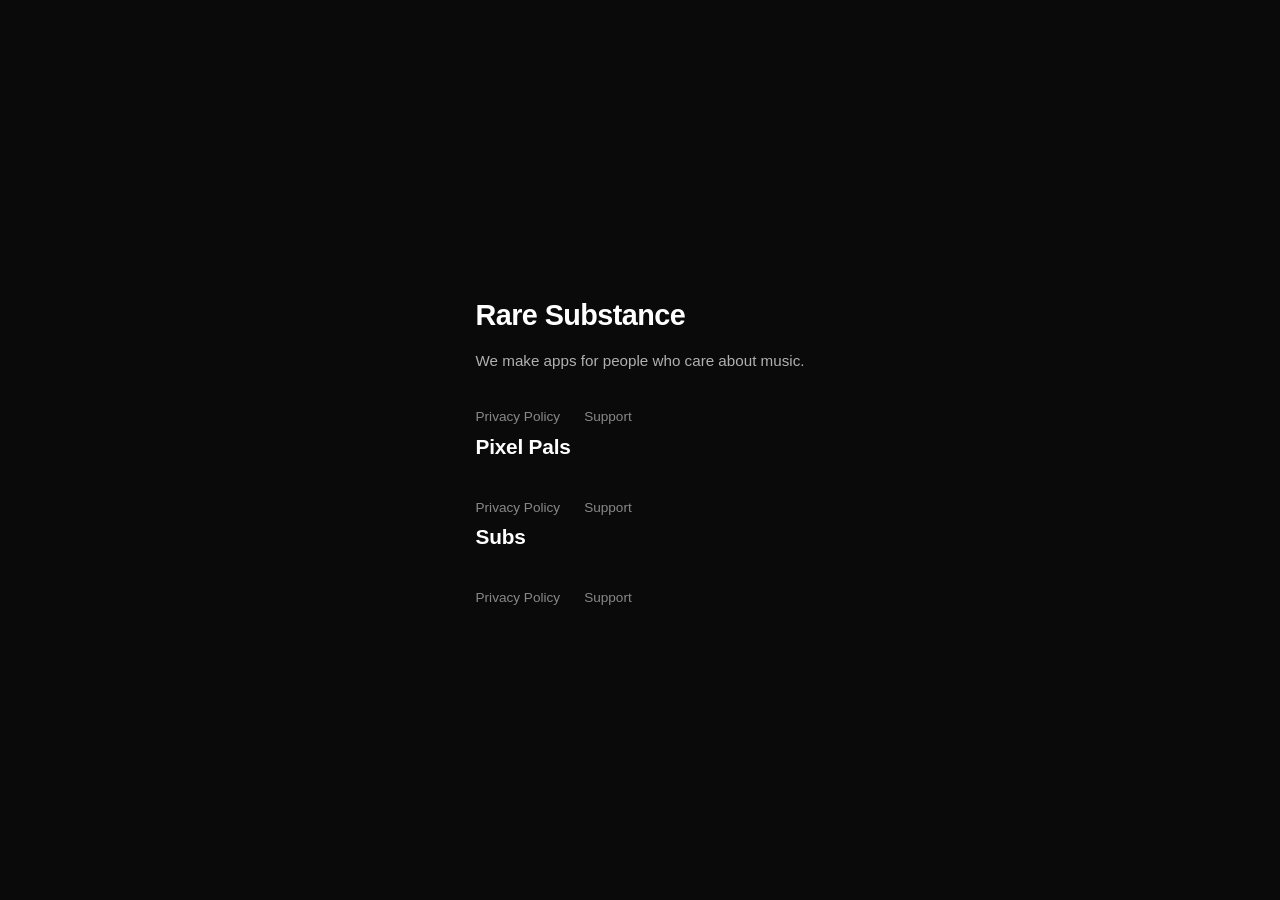
<file: index.html>
<!DOCTYPE html>
<html lang="en">
<head>
    <meta charset="UTF-8">
    <meta name="viewport" content="width=device-width, initial-scale=1.0">
    <title>Rare Substance</title>
    <link rel="stylesheet" href="/style.css">
</head>
<body>
    <main>
        <h1>Rare Substance</h1>
        <p>We make apps for people who care about music.</p>
        <nav>
            <a href="/privacy">Privacy Policy</a>
            <a href="/support">Support</a>
        </nav>
        <h2>Pixel Pals</h2>
        <nav>
            <a href="/pixelpals/privacy">Privacy Policy</a>
            <a href="/pixelpals/support">Support</a>
        </nav>
        <h2>Subs</h2>
        <nav>
            <a href="/subs/privacy">Privacy Policy</a>
            <a href="/subs/support">Support</a>
        </nav>
    </main>
</body>
</html>
</file>
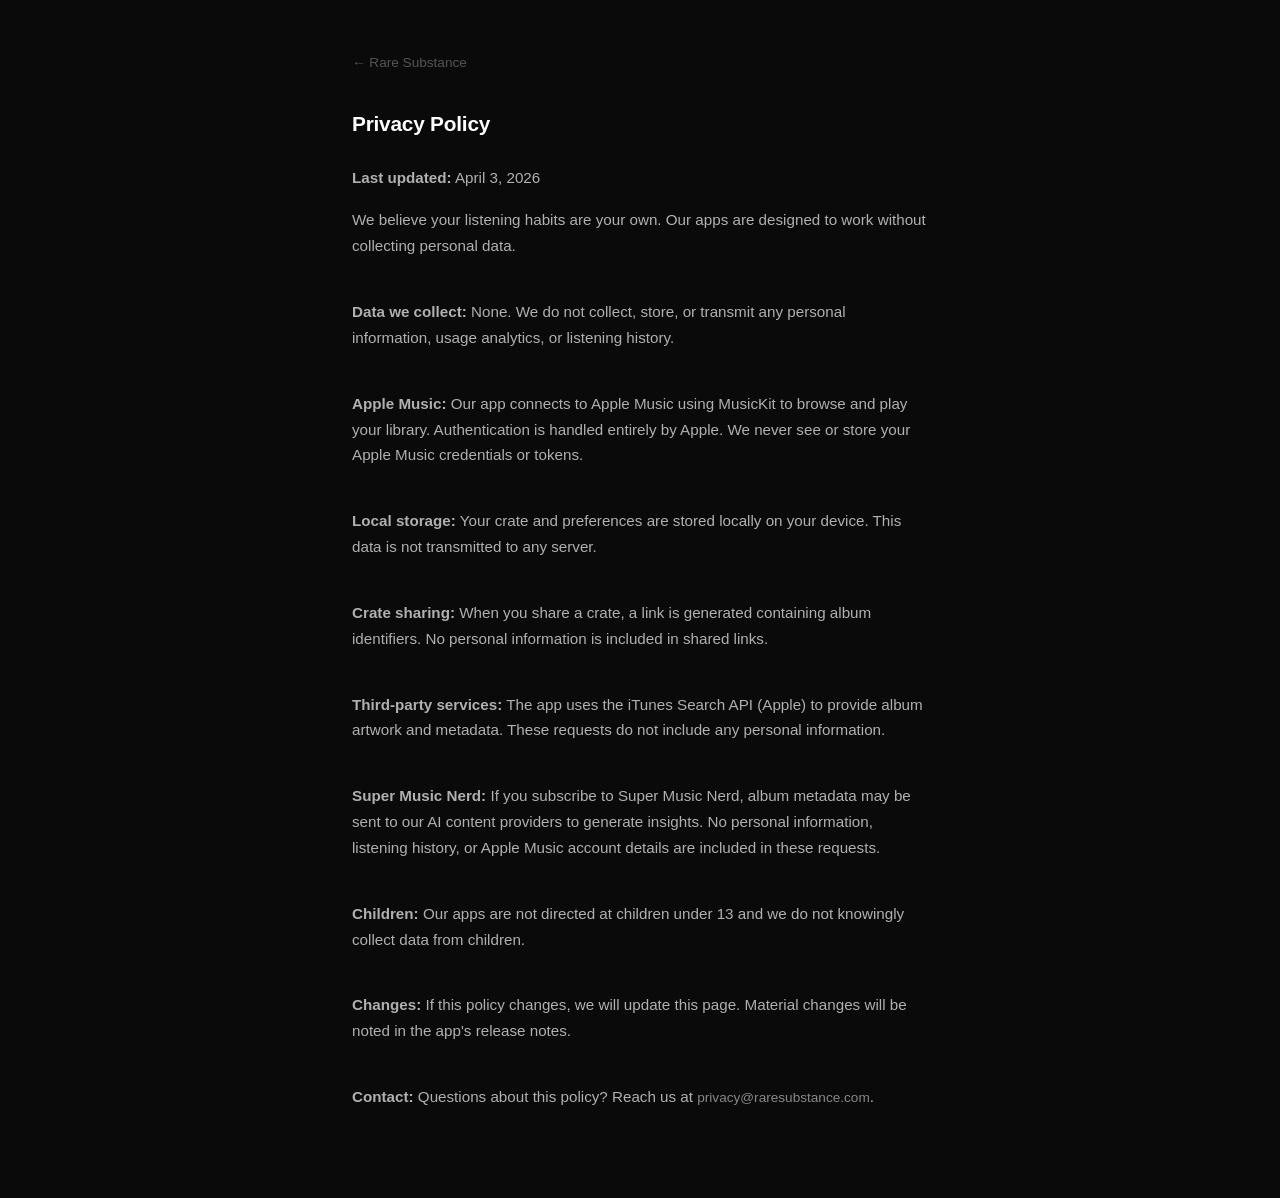
<file: privacy/index.html>
<!DOCTYPE html>
<html lang="en">
<head>
    <meta charset="UTF-8">
    <meta name="viewport" content="width=device-width, initial-scale=1.0">
    <title>Privacy Policy — Rare Substance</title>
    <link rel="stylesheet" href="/style.css">
</head>
<body>
    <main>
        <a href="/" class="back">&larr; Rare Substance</a>
        <h2>Privacy Policy</h2>
        <p><strong>Last updated:</strong> April 3, 2026</p>

        <section>
            <p>We believe your listening habits are your own. Our apps are designed to work without collecting personal data.</p>
        </section>

        <section>
            <p><strong>Data we collect:</strong> None. We do not collect, store, or transmit any personal information, usage analytics, or listening history.</p>
        </section>

        <section>
            <p><strong>Apple Music:</strong> Our app connects to Apple Music using MusicKit to browse and play your library. Authentication is handled entirely by Apple. We never see or store your Apple Music credentials or tokens.</p>
        </section>

        <section>
            <p><strong>Local storage:</strong> Your crate and preferences are stored locally on your device. This data is not transmitted to any server.</p>
        </section>

        <section>
            <p><strong>Crate sharing:</strong> When you share a crate, a link is generated containing album identifiers. No personal information is included in shared links.</p>
        </section>

        <section>
            <p><strong>Third-party services:</strong> The app uses the iTunes Search API (Apple) to provide album artwork and metadata. These requests do not include any personal information.</p>
        </section>

        <section>
            <p><strong>Super Music Nerd:</strong> If you subscribe to Super Music Nerd, album metadata may be sent to our AI content providers to generate insights. No personal information, listening history, or Apple Music account details are included in these requests.</p>
        </section>

        <section>
            <p><strong>Children:</strong> Our apps are not directed at children under 13 and we do not knowingly collect data from children.</p>
        </section>

        <section>
            <p><strong>Changes:</strong> If this policy changes, we will update this page. Material changes will be noted in the app's release notes.</p>
        </section>

        <section>
            <p><strong>Contact:</strong> Questions about this policy? Reach us at <a href="mailto:privacy@raresubstance.com">privacy@raresubstance.com</a>.</p>
        </section>
    </main>
</body>
</html>
</file>
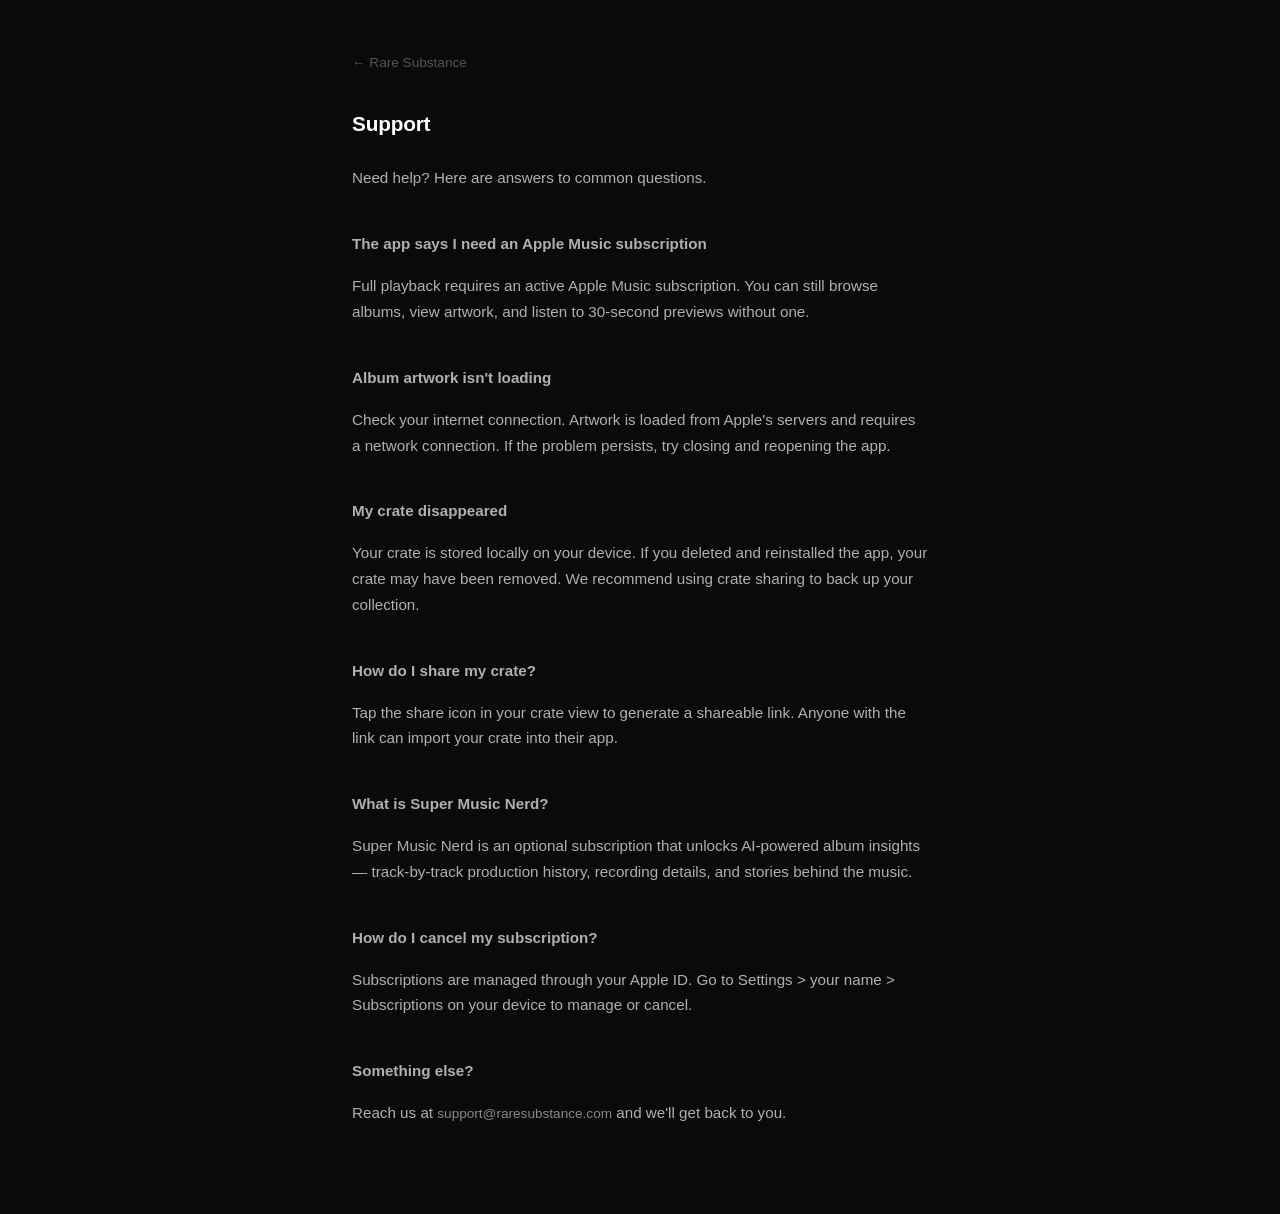
<file: support/index.html>
<!DOCTYPE html>
<html lang="en">
<head>
    <meta charset="UTF-8">
    <meta name="viewport" content="width=device-width, initial-scale=1.0">
    <title>Support — Rare Substance</title>
    <link rel="stylesheet" href="/style.css">
</head>
<body>
    <main>
        <a href="/" class="back">&larr; Rare Substance</a>
        <h2>Support</h2>

        <section>
            <p>Need help? Here are answers to common questions.</p>
        </section>

        <section>
            <p><strong>The app says I need an Apple Music subscription</strong></p>
            <p>Full playback requires an active Apple Music subscription. You can still browse albums, view artwork, and listen to 30-second previews without one.</p>
        </section>

        <section>
            <p><strong>Album artwork isn't loading</strong></p>
            <p>Check your internet connection. Artwork is loaded from Apple's servers and requires a network connection. If the problem persists, try closing and reopening the app.</p>
        </section>

        <section>
            <p><strong>My crate disappeared</strong></p>
            <p>Your crate is stored locally on your device. If you deleted and reinstalled the app, your crate may have been removed. We recommend using crate sharing to back up your collection.</p>
        </section>

        <section>
            <p><strong>How do I share my crate?</strong></p>
            <p>Tap the share icon in your crate view to generate a shareable link. Anyone with the link can import your crate into their app.</p>
        </section>

        <section>
            <p><strong>What is Super Music Nerd?</strong></p>
            <p>Super Music Nerd is an optional subscription that unlocks AI-powered album insights — track-by-track production history, recording details, and stories behind the music.</p>
        </section>

        <section>
            <p><strong>How do I cancel my subscription?</strong></p>
            <p>Subscriptions are managed through your Apple ID. Go to Settings &gt; your name &gt; Subscriptions on your device to manage or cancel.</p>
        </section>

        <section>
            <p><strong>Something else?</strong></p>
            <p>Reach us at <a href="mailto:support@raresubstance.com">support@raresubstance.com</a> and we'll get back to you.</p>
        </section>
    </main>
</body>
</html>
</file>
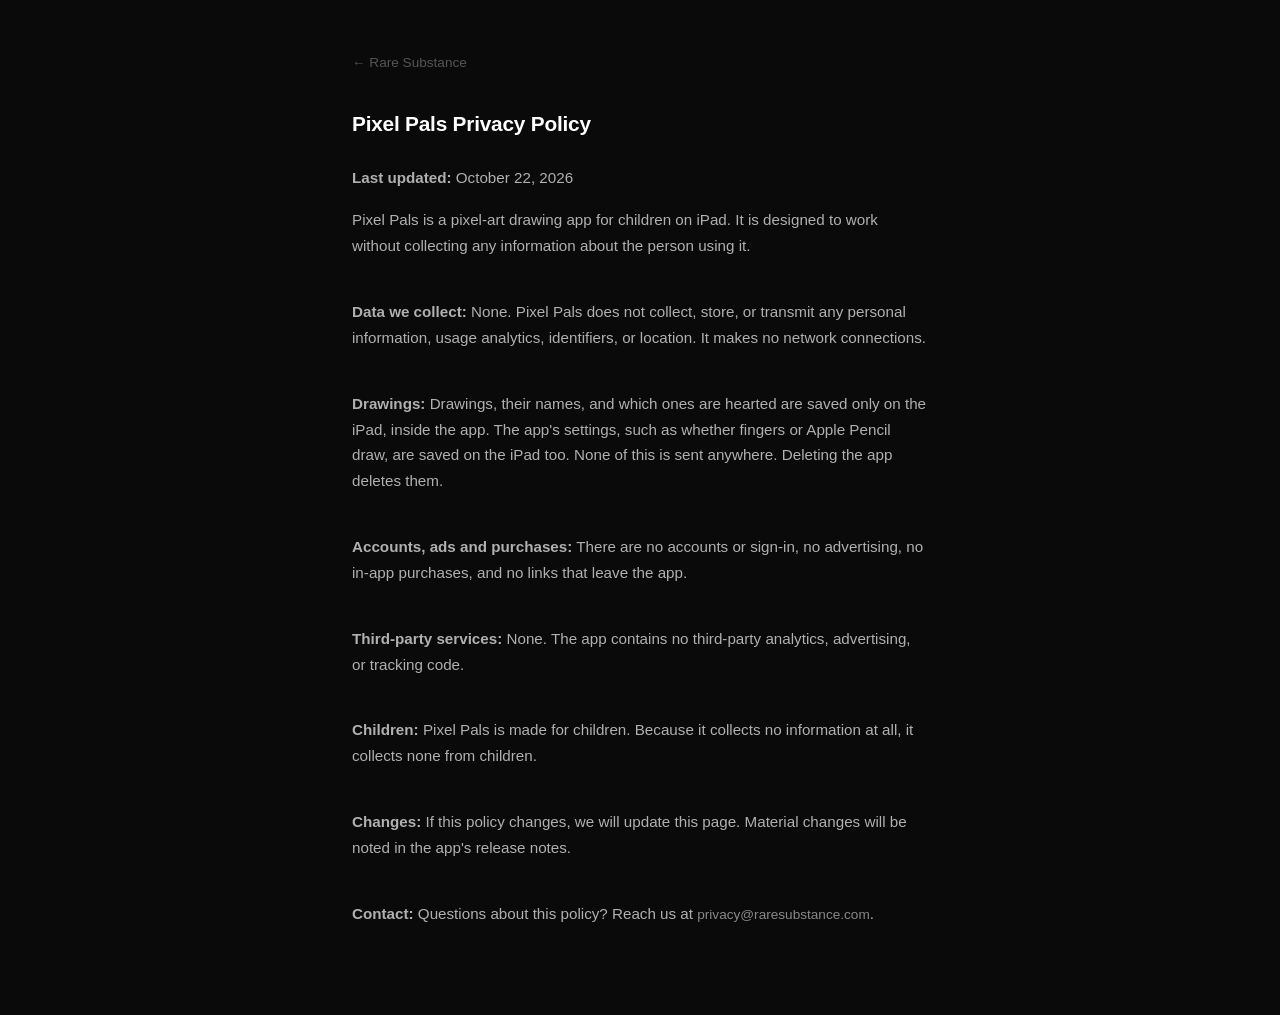
<file: pixelpals/privacy/index.html>
<!DOCTYPE html>
<html lang="en">
<head>
    <meta charset="UTF-8">
    <meta name="viewport" content="width=device-width, initial-scale=1.0">
    <title>Pixel Pals Privacy Policy — Rare Substance</title>
    <link rel="stylesheet" href="/style.css">
</head>
<body>
    <main>
        <a href="/" class="back">&larr; Rare Substance</a>
        <h2>Pixel Pals Privacy Policy</h2>
        <p><strong>Last updated:</strong> October 22, 2026</p>

        <section>
            <p>Pixel Pals is a pixel-art drawing app for children on iPad. It is designed to work without collecting any information about the person using it.</p>
        </section>

        <section>
            <p><strong>Data we collect:</strong> None. Pixel Pals does not collect, store, or transmit any personal information, usage analytics, identifiers, or location. It makes no network connections.</p>
        </section>

        <section>
            <p><strong>Drawings:</strong> Drawings, their names, and which ones are hearted are saved only on the iPad, inside the app. The app's settings, such as whether fingers or Apple Pencil draw, are saved on the iPad too. None of this is sent anywhere. Deleting the app deletes them.</p>
        </section>

        <section>
            <p><strong>Accounts, ads and purchases:</strong> There are no accounts or sign-in, no advertising, no in-app purchases, and no links that leave the app.</p>
        </section>

        <section>
            <p><strong>Third-party services:</strong> None. The app contains no third-party analytics, advertising, or tracking code.</p>
        </section>

        <section>
            <p><strong>Children:</strong> Pixel Pals is made for children. Because it collects no information at all, it collects none from children.</p>
        </section>

        <section>
            <p><strong>Changes:</strong> If this policy changes, we will update this page. Material changes will be noted in the app's release notes.</p>
        </section>

        <section>
            <p><strong>Contact:</strong> Questions about this policy? Reach us at <a href="mailto:privacy@raresubstance.com">privacy@raresubstance.com</a>.</p>
        </section>
    </main>
</body>
</html>
</file>
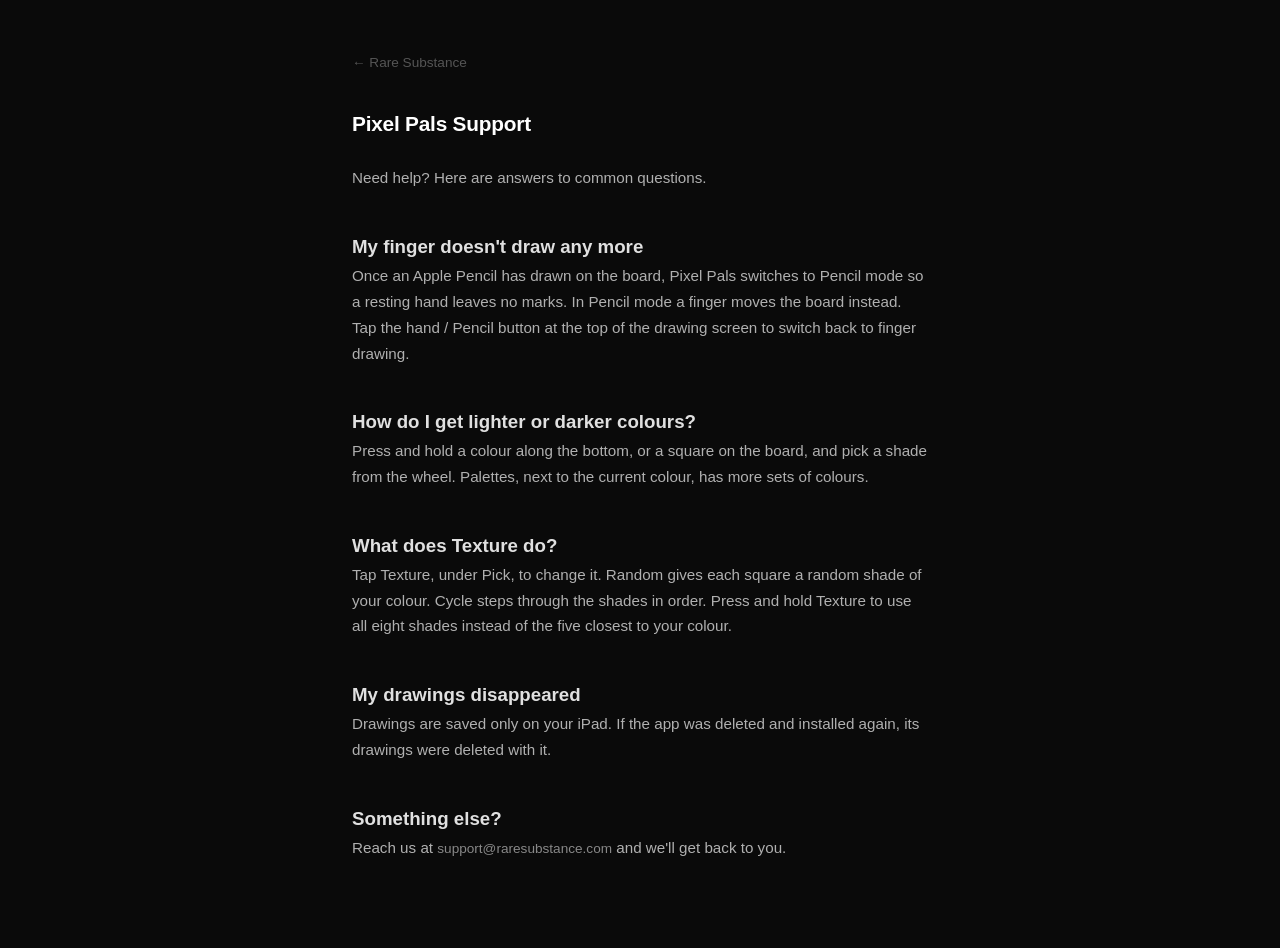
<file: pixelpals/support/index.html>
<!DOCTYPE html>
<html lang="en">
<head>
    <meta charset="UTF-8">
    <meta name="viewport" content="width=device-width, initial-scale=1.0">
    <title>Pixel Pals Support — Rare Substance</title>
    <link rel="stylesheet" href="/style.css">
</head>
<body>
    <main>
        <a href="/" class="back">&larr; Rare Substance</a>
        <h2>Pixel Pals Support</h2>

        <section>
            <p>Need help? Here are answers to common questions.</p>
        </section>

        <section>
            <h3>My finger doesn't draw any more</h3>
            <p>Once an Apple Pencil has drawn on the board, Pixel Pals switches to Pencil mode so a resting hand leaves no marks. In Pencil mode a finger moves the board instead. Tap the hand / Pencil button at the top of the drawing screen to switch back to finger drawing.</p>
        </section>

        <section>
            <h3>How do I get lighter or darker colours?</h3>
            <p>Press and hold a colour along the bottom, or a square on the board, and pick a shade from the wheel. Palettes, next to the current colour, has more sets of colours.</p>
        </section>

        <section>
            <h3>What does Texture do?</h3>
            <p>Tap Texture, under Pick, to change it. Random gives each square a random shade of your colour. Cycle steps through the shades in order. Press and hold Texture to use all eight shades instead of the five closest to your colour.</p>
        </section>

        <section>
            <h3>My drawings disappeared</h3>
            <p>Drawings are saved only on your iPad. If the app was deleted and installed again, its drawings were deleted with it.</p>
        </section>

        <section>
            <h3>Something else?</h3>
            <p>Reach us at <a href="mailto:support@raresubstance.com">support@raresubstance.com</a> and we'll get back to you.</p>
        </section>
    </main>
</body>
</html>
</file>
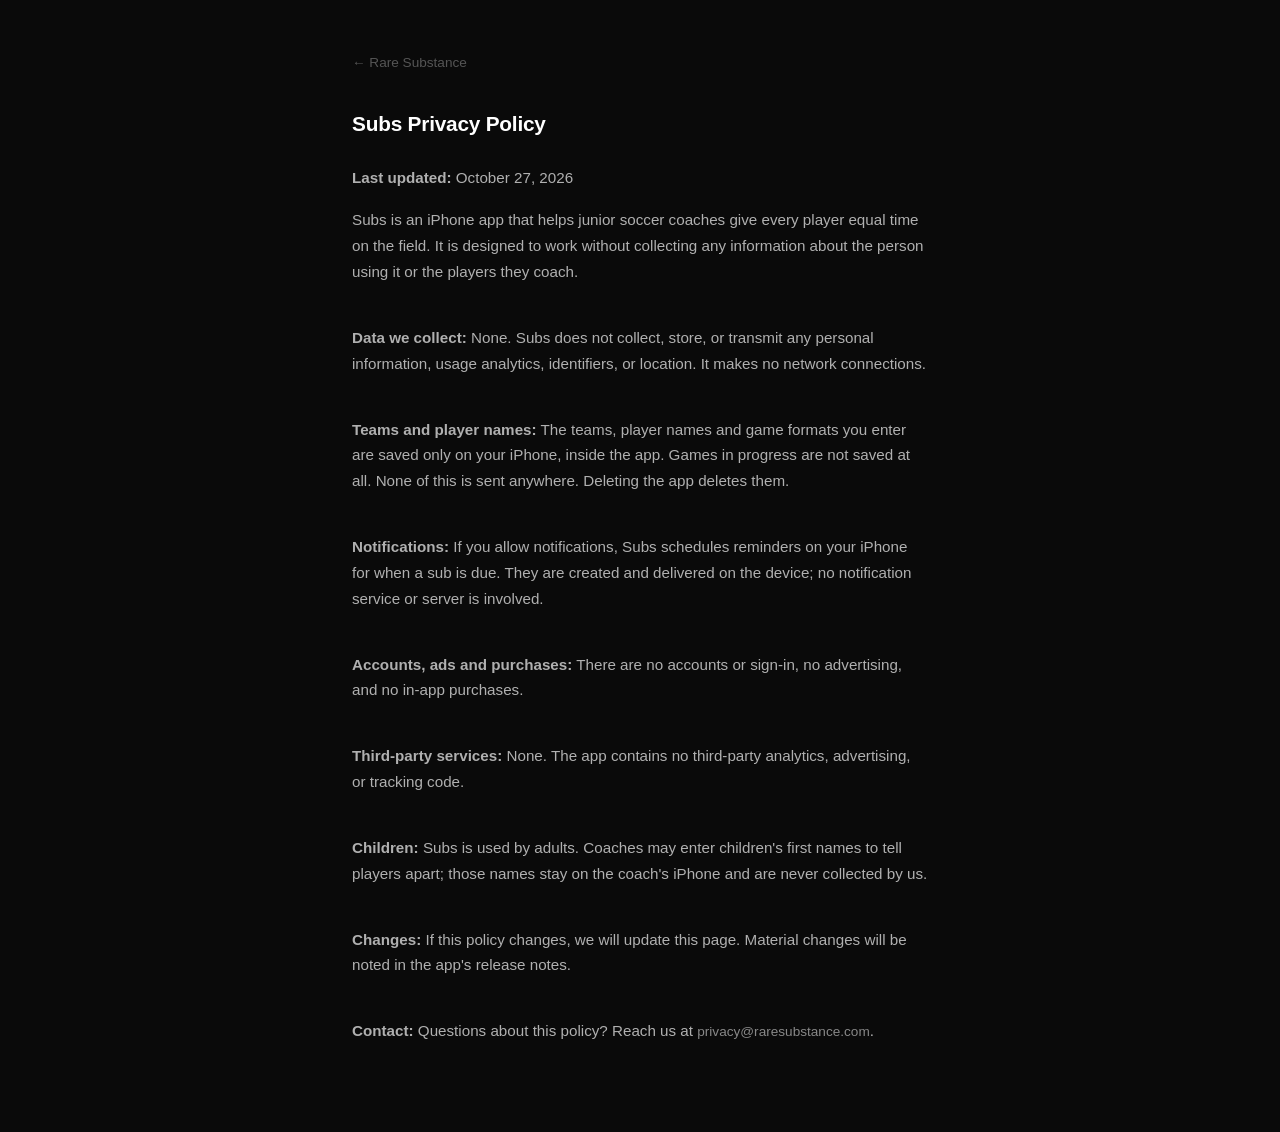
<file: subs/privacy/index.html>
<!DOCTYPE html>
<html lang="en">
<head>
    <meta charset="UTF-8">
    <meta name="viewport" content="width=device-width, initial-scale=1.0">
    <title>Subs Privacy Policy — Rare Substance</title>
    <link rel="stylesheet" href="/style.css">
</head>
<body>
    <main>
        <a href="/" class="back">&larr; Rare Substance</a>
        <h2>Subs Privacy Policy</h2>
        <p><strong>Last updated:</strong> October 27, 2026</p>

        <section>
            <p>Subs is an iPhone app that helps junior soccer coaches give every player equal time on the field. It is designed to work without collecting any information about the person using it or the players they coach.</p>
        </section>

        <section>
            <p><strong>Data we collect:</strong> None. Subs does not collect, store, or transmit any personal information, usage analytics, identifiers, or location. It makes no network connections.</p>
        </section>

        <section>
            <p><strong>Teams and player names:</strong> The teams, player names and game formats you enter are saved only on your iPhone, inside the app. Games in progress are not saved at all. None of this is sent anywhere. Deleting the app deletes them.</p>
        </section>

        <section>
            <p><strong>Notifications:</strong> If you allow notifications, Subs schedules reminders on your iPhone for when a sub is due. They are created and delivered on the device; no notification service or server is involved.</p>
        </section>

        <section>
            <p><strong>Accounts, ads and purchases:</strong> There are no accounts or sign-in, no advertising, and no in-app purchases.</p>
        </section>

        <section>
            <p><strong>Third-party services:</strong> None. The app contains no third-party analytics, advertising, or tracking code.</p>
        </section>

        <section>
            <p><strong>Children:</strong> Subs is used by adults. Coaches may enter children's first names to tell players apart; those names stay on the coach's iPhone and are never collected by us.</p>
        </section>

        <section>
            <p><strong>Changes:</strong> If this policy changes, we will update this page. Material changes will be noted in the app's release notes.</p>
        </section>

        <section>
            <p><strong>Contact:</strong> Questions about this policy? Reach us at <a href="mailto:privacy@raresubstance.com">privacy@raresubstance.com</a>.</p>
        </section>
    </main>
</body>
</html>
</file>
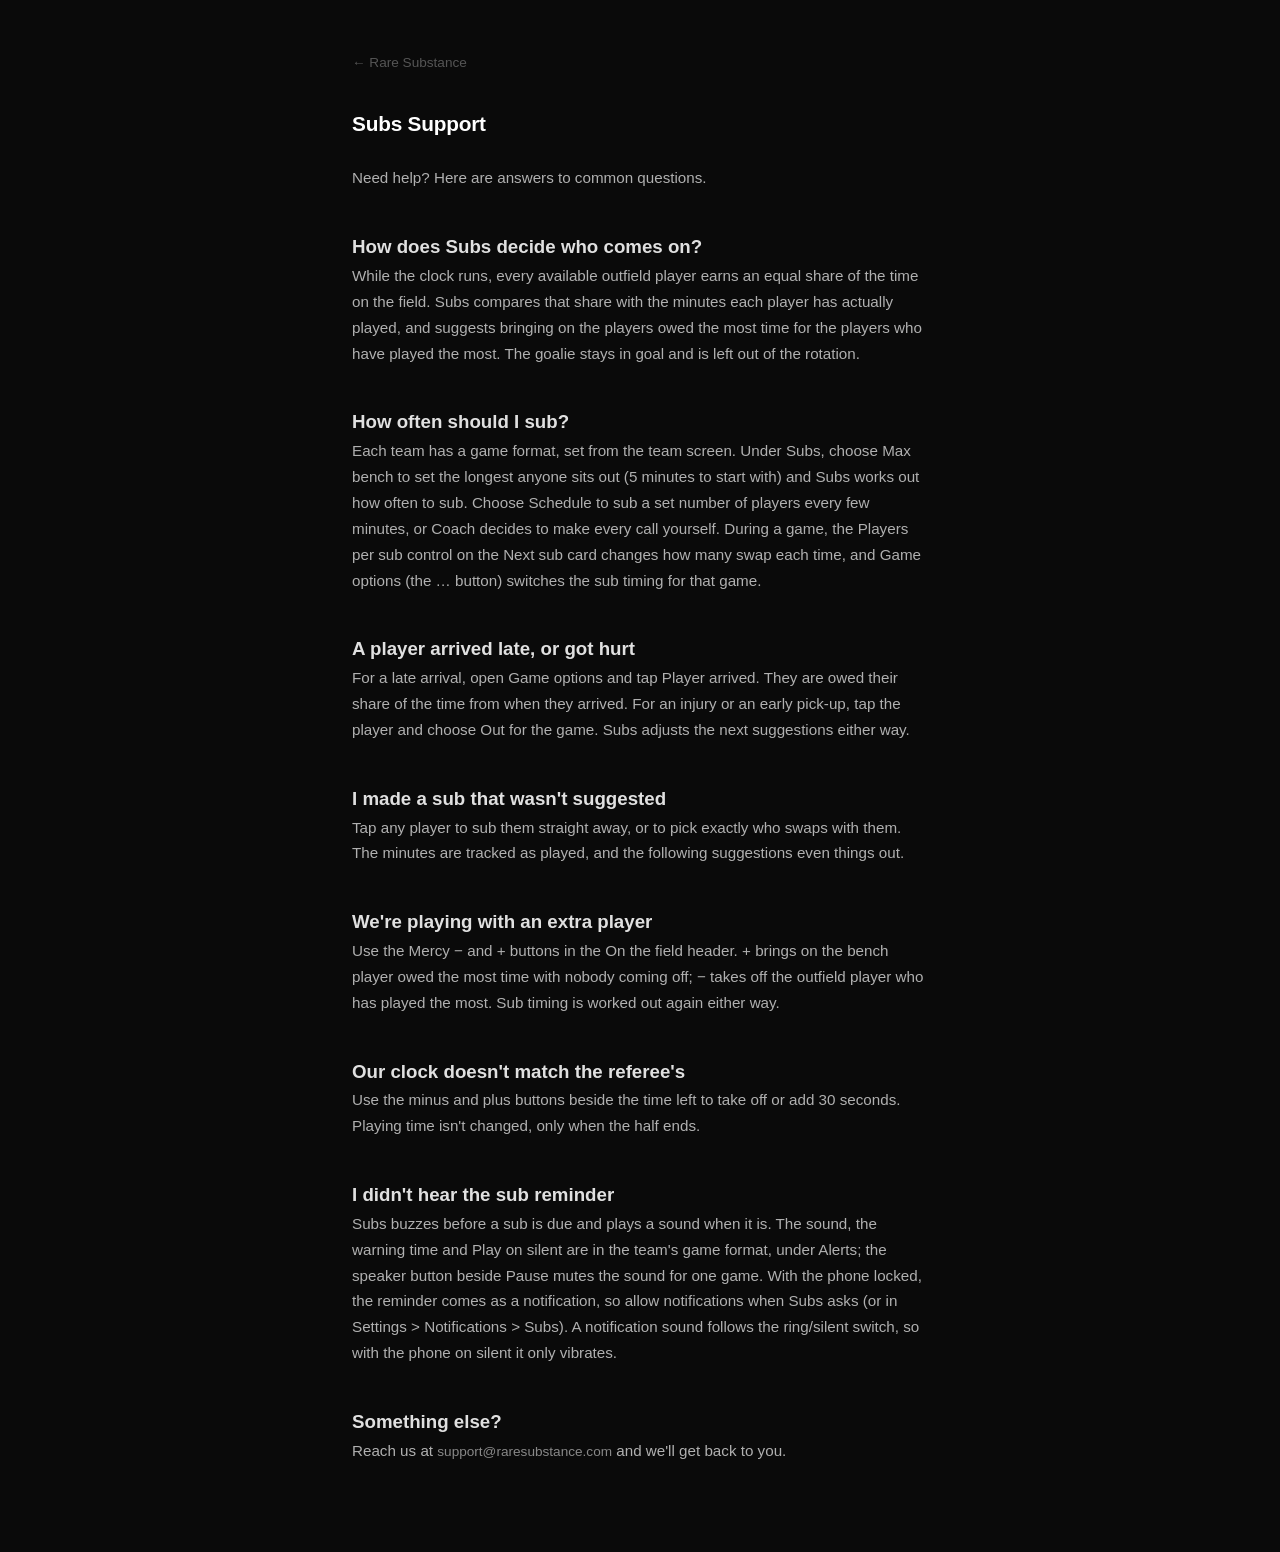
<file: subs/support/index.html>
<!DOCTYPE html>
<html lang="en">
<head>
    <meta charset="UTF-8">
    <meta name="viewport" content="width=device-width, initial-scale=1.0">
    <title>Subs Support — Rare Substance</title>
    <link rel="stylesheet" href="/style.css">
</head>
<body>
    <main>
        <a href="/" class="back">&larr; Rare Substance</a>
        <h2>Subs Support</h2>

        <section>
            <p>Need help? Here are answers to common questions.</p>
        </section>

        <section>
            <h3>How does Subs decide who comes on?</h3>
            <p>While the clock runs, every available outfield player earns an equal share of the time on the field. Subs compares that share with the minutes each player has actually played, and suggests bringing on the players owed the most time for the players who have played the most. The goalie stays in goal and is left out of the rotation.</p>
        </section>

        <section>
            <h3>How often should I sub?</h3>
            <p>Each team has a game format, set from the team screen. Under Subs, choose Max bench to set the longest anyone sits out (5 minutes to start with) and Subs works out how often to sub. Choose Schedule to sub a set number of players every few minutes, or Coach decides to make every call yourself. During a game, the Players per sub control on the Next sub card changes how many swap each time, and Game options (the &hellip; button) switches the sub timing for that game.</p>
        </section>

        <section>
            <h3>A player arrived late, or got hurt</h3>
            <p>For a late arrival, open Game options and tap Player arrived. They are owed their share of the time from when they arrived. For an injury or an early pick-up, tap the player and choose Out for the game. Subs adjusts the next suggestions either way.</p>
        </section>

        <section>
            <h3>I made a sub that wasn't suggested</h3>
            <p>Tap any player to sub them straight away, or to pick exactly who swaps with them. The minutes are tracked as played, and the following suggestions even things out.</p>
        </section>

        <section>
            <h3>We're playing with an extra player</h3>
            <p>Use the Mercy &minus; and + buttons in the On the field header. + brings on the bench player owed the most time with nobody coming off; &minus; takes off the outfield player who has played the most. Sub timing is worked out again either way.</p>
        </section>

        <section>
            <h3>Our clock doesn't match the referee's</h3>
            <p>Use the minus and plus buttons beside the time left to take off or add 30 seconds. Playing time isn't changed, only when the half ends.</p>
        </section>

        <section>
            <h3>I didn't hear the sub reminder</h3>
            <p>Subs buzzes before a sub is due and plays a sound when it is. The sound, the warning time and Play on silent are in the team's game format, under Alerts; the speaker button beside Pause mutes the sound for one game. With the phone locked, the reminder comes as a notification, so allow notifications when Subs asks (or in Settings &gt; Notifications &gt; Subs). A notification sound follows the ring/silent switch, so with the phone on silent it only vibrates.</p>
        </section>

        <section>
            <h3>Something else?</h3>
            <p>Reach us at <a href="mailto:support@raresubstance.com">support@raresubstance.com</a> and we'll get back to you.</p>
        </section>
    </main>
</body>
</html>
</file>
<file: style.css>
* {
    margin: 0;
    padding: 0;
    box-sizing: border-box;
}

body {
    font-family: -apple-system, BlinkMacSystemFont, "Segoe UI", Helvetica, Arial, sans-serif;
    background: #0a0a0a;
    color: #e0e0e0;
    min-height: 100vh;
    display: flex;
    justify-content: center;
    align-items: center;
    line-height: 1.7;
}

main {
    max-width: 640px;
    padding: 3rem 2rem;
}

h1 {
    font-size: 1.8rem;
    font-weight: 600;
    color: #fff;
    margin-bottom: 0.5rem;
    letter-spacing: -0.02em;
}

h2 {
    font-size: 1.3rem;
    font-weight: 600;
    color: #fff;
    margin-bottom: 1.5rem;
    letter-spacing: -0.01em;
}

p, li {
    font-size: 0.95rem;
    color: #b0b0b0;
    margin-bottom: 1rem;
}

ul {
    list-style: none;
    padding: 0;
}

ul li {
    padding-left: 1rem;
    position: relative;
}

ul li::before {
    content: "\2014";
    position: absolute;
    left: 0;
    color: #555;
}

nav {
    margin-top: 2rem;
    display: flex;
    gap: 1.5rem;
}

nav a, a {
    color: #888;
    text-decoration: none;
    font-size: 0.85rem;
    transition: color 0.2s;
}

nav a:hover, a:hover {
    color: #fff;
}

section {
    margin-bottom: 2.5rem;
}

.back {
    display: inline-block;
    margin-bottom: 2rem;
    color: #555;
    font-size: 0.85rem;
}

.back:hover {
    color: #fff;
}
</file>
